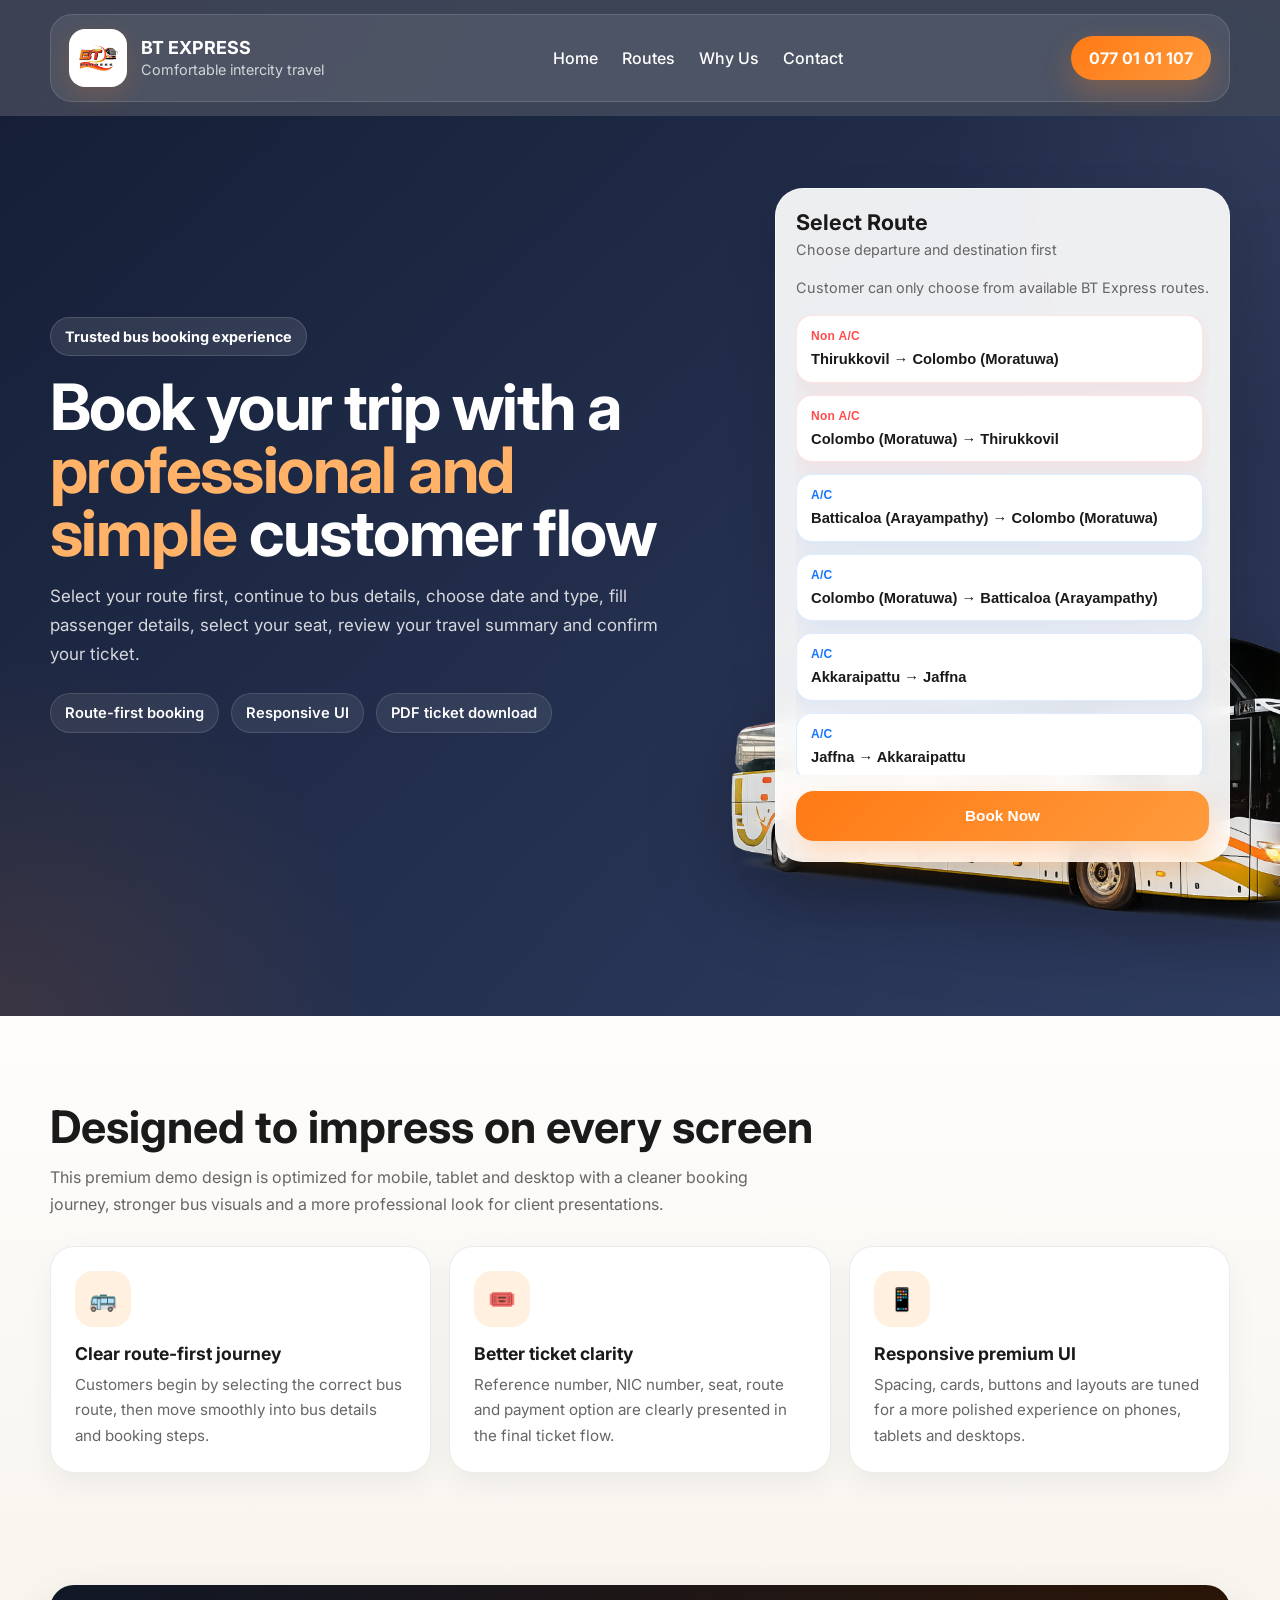
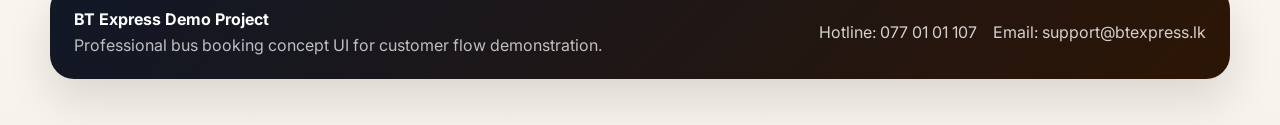
<file: index.html>
<!DOCTYPE html>
<html lang="en">
<head>
  <meta charset="UTF-8" />
  <meta name="viewport" content="width=device-width, initial-scale=1.0" />
  <title>BT Express | Smart Bus Booking</title>
  <link rel="preconnect" href="https://fonts.googleapis.com">
  <link rel="preconnect" href="https://fonts.gstatic.com" crossorigin>
  <link href="https://fonts.googleapis.com/css2?family=Inter:wght@400;500;600;700;800&display=swap" rel="stylesheet">
  <link rel="stylesheet" href="index.css" />
</head>
<body>
  <header class="site-header" id="siteHeader">
    <div class="container header-inner">
      <a href="index.html" class="brand">
        <img src="logo.png" alt="BT Express logo" class="brand-logo">
        <div class="brand-copy">
          <h1>BT EXPRESS</h1>
          <p>Comfortable intercity travel</p>
        </div>
      </a>

      <nav class="desktop-nav">
        <a href="#home">Home</a>
        <a href="#routes">Routes</a>
        <a href="#why">Why Us</a>
        <a href="#contact">Contact</a>
      </nav>

      <a href="tel:0770101107" class="hotline-btn">077 01 01 107</a>
    </div>
  </header>

  <main>
    <section class="hero-section" id="home">
      <div class="hero-overlay"></div>

      <div class="container hero-grid">
        <div class="hero-copy">
          <span class="eyebrow">Trusted bus booking experience</span>
          <h2>Book your trip with a <span>professional and simple</span> customer flow</h2>
          <p>
            Select your route first, continue to bus details, choose date and type, fill passenger details,
            select your seat, review your travel summary and confirm your ticket.
          </p>

          <div class="hero-badges">
            <span>Route-first booking</span>
            <span>Responsive UI</span>
            <span>PDF ticket download</span>
          </div>
        </div>

        <div class="booking-panel" id="routes">
          <div class="panel-head">
            <h3>Select Route</h3>
            <p>Choose departure and destination first</p>
          </div>

            <form id="routeForm" class="route-form">
              <div class="panel-note">
                Customer can only choose from available BT Express routes.
              </div>

              <div class="route-card-list" id="routeCardList">
                <button type="button" class="route-select-card non-ac" data-route="Non A/C Thirukkovil -> Colombo (Moratuwa)">
                  <span class="route-type non-ac-text">Non A/C</span>
                  <strong>Thirukkovil → Colombo (Moratuwa)</strong>
                </button>

                <button type="button" class="route-select-card non-ac" data-route="Non A/C Colombo (Moratuwa) -> Thirukkovil">
                  <span class="route-type non-ac-text">Non A/C</span>
                  <strong>Colombo (Moratuwa) → Thirukkovil</strong>
                </button>

                <button type="button" class="route-select-card ac" data-route="A/C Batticaloa (Arayampathy) -> Colombo (Moratuwa)">
                  <span class="route-type ac-text">A/C</span>
                  <strong>Batticaloa (Arayampathy) → Colombo (Moratuwa)</strong>
                </button>

                <button type="button" class="route-select-card ac" data-route="A/C Colombo (Moratuwa) -> Batticaloa (Arayampathy)">
                  <span class="route-type ac-text">A/C</span>
                  <strong>Colombo (Moratuwa) → Batticaloa (Arayampathy)</strong>
                </button>

                <button type="button" class="route-select-card ac" data-route="A/C Akkaraipattu -> Jaffna">
                  <span class="route-type ac-text">A/C</span>
                  <strong>Akkaraipattu → Jaffna</strong>
                </button>

                <button type="button" class="route-select-card ac" data-route="A/C Jaffna -> Akkaraipattu">
                  <span class="route-type ac-text">A/C</span>
                  <strong>Jaffna → Akkaraipattu</strong>
                </button>

                <button type="button" class="route-select-card ac" data-route="A/C Akkaraipattu -> Trincomalee">
                  <span class="route-type ac-text">A/C</span>
                  <strong>Akkaraipattu → Trincomalee</strong>
                </button>

                <button type="button" class="route-select-card ac" data-route="A/C Trincomalee -> Akkaraipattu">
                  <span class="route-type ac-text">A/C</span>
                  <strong>Trincomalee → Akkaraipattu</strong>
                </button>

                <button type="button" class="route-select-card ac" data-route="A/C Ampara -> Trincomalee">
                  <span class="route-type ac-text">A/C</span>
                  <strong>Ampara → Trincomalee</strong>
                </button>

                <button type="button" class="route-select-card ac" data-route="A/C Trincomalee -> Ampara">
                  <span class="route-type ac-text">A/C</span>
                  <strong>Trincomalee → Ampara</strong>
                </button>
              </div>

              <input type="hidden" id="selectedRouteInput" value="">

              <button type="submit" class="primary-btn">Book Now</button>
            </form>
        </div>
      </div>

      <div class="hero-bus-wrap">
        <img src="hero-bus.png" alt="BT Express Bus" class="hero-bus">
      </div>
    </section>

    <section class="why-section" id="why">
      <div class="container">
        <div class="section-head">
          <h3>Designed to impress on every screen</h3>
          <p>
            This premium demo design is optimized for mobile, tablet and desktop with a cleaner booking journey,
            stronger bus visuals and a more professional look for client presentations.
          </p>
        </div>

        <div class="feature-grid">
          <article class="feature-card">
            <div class="feature-icon">🚌</div>
            <h4>Clear route-first journey</h4>
            <p>Customers begin by selecting the correct bus route, then move smoothly into bus details and booking steps.</p>
          </article>

          <article class="feature-card">
            <div class="feature-icon">🎟️</div>
            <h4>Better ticket clarity</h4>
            <p>Reference number, NIC number, seat, route and payment option are clearly presented in the final ticket flow.</p>
          </article>

          <article class="feature-card">
            <div class="feature-icon">📱</div>
            <h4>Responsive premium UI</h4>
            <p>Spacing, cards, buttons and layouts are tuned for a more polished experience on phones, tablets and desktops.</p>
          </article>
        </div>
      </div>
    </section>

    <footer class="site-footer" id="contact">
      <div class="container footer-inner">
        <div>
          <h4>BT Express Demo Project</h4>
          <p>Professional bus booking concept UI for customer flow demonstration.</p>
        </div>
        <div class="footer-meta">
          <span>Hotline: 077 01 01 107</span>
          <span>Email: support@btexpress.lk</span>
        </div>
      </div>
    </footer>
  </main>

  <script src="app.js"></script>
</body>
</html>
</file>
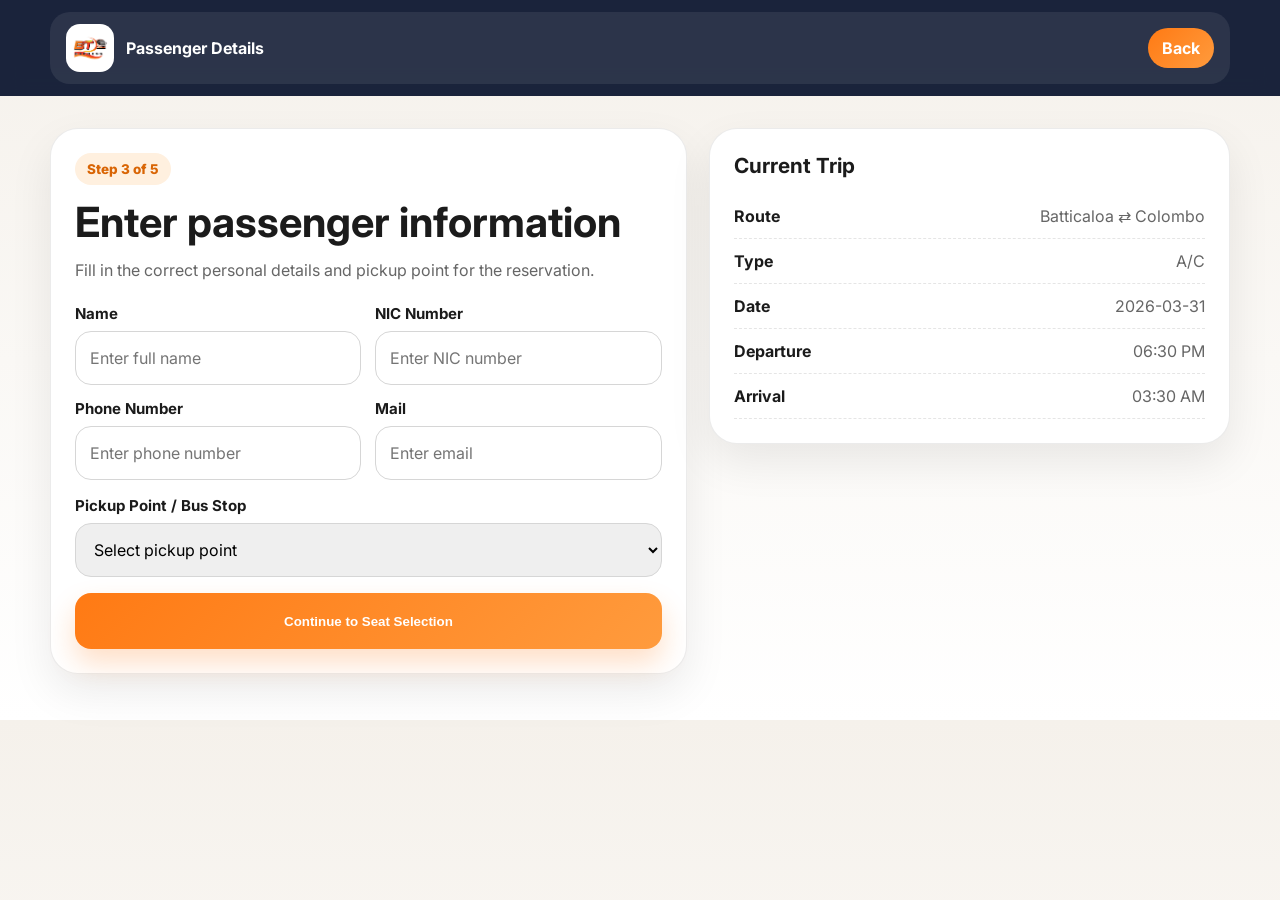
<file: passenger-details.html>
<!DOCTYPE html>
<html lang="en">
<head>
  <meta charset="UTF-8" />
  <meta name="viewport" content="width=device-width, initial-scale=1.0" />
  <title>BT Express | Passenger Details</title>
  <link rel="preconnect" href="https://fonts.googleapis.com">
  <link rel="preconnect" href="https://fonts.gstatic.com" crossorigin>
  <link href="https://fonts.googleapis.com/css2?family=Inter:wght@400;500;600;700;800&display=swap" rel="stylesheet">
  <link rel="stylesheet" href="passenger-details.css" />
</head>
<body>
  <header class="page-header">
    <div class="container page-header-inner">
      <a href="index.html" class="page-brand">
        <img src="logo.png" alt="BT Express" class="page-logo">
        <span>Passenger Details</span>
      </a>
      <a href="schedule.html" class="back-btn">Back</a>
    </div>
  </header>

  <main class="page-shell">
    <div class="container">
      <section class="details-layout">
        <div class="details-card">
          <span class="badge">Step 3 of 5</span>
          <h1>Enter passenger information</h1>
          <p class="subtext">Fill in the correct personal details and pickup point for the reservation.</p>

          <form class="details-form">
            <div class="field-grid">
              <div class="field">
                <label for="fullName">Name</label>
                <input type="text" id="fullName" placeholder="Enter full name">
              </div>

              <div class="field">
                <label for="nic">NIC Number</label>
                <input type="text" id="nic" placeholder="Enter NIC number">
              </div>

              <div class="field">
                <label for="phone">Phone Number</label>
                <input type="tel" id="phone" placeholder="Enter phone number">
              </div>

              <div class="field">
                <label for="mail">Mail</label>
                <input type="email" id="mail" placeholder="Enter email">
              </div>
            </div>

            <div class="field">
              <label for="pickupPoint">Pickup Point / Bus Stop</label>
              <select id="pickupPoint">
                <option>Select pickup point</option>
                <option>Batticaloa</option>
                <option>Urani</option>
                <option>Eravur</option>
                <option>Chenkalady</option>
                <option>Colombo</option>
              </select>
            </div>

            <button type="button" class="primary-btn" onclick="window.location.href='seat-selection.html'">Continue to Seat Selection</button>
          </form>
        </div>

        <aside class="summary-card">
          <h3>Current Trip</h3>
          <div class="info-row"><strong>Route</strong><span id="summaryRouteText">Batticaloa ⇄ Colombo</span></div>
          <div class="info-row"><strong>Type</strong><span>A/C</span></div>
          <div class="info-row"><strong>Date</strong><span>2026-03-31</span></div>
          <div class="info-row"><strong>Departure</strong><span>06:30 PM</span></div>
          <div class="info-row"><strong>Arrival</strong><span>03:30 AM</span></div>
        </aside>
      </section>
    </div>
  </main>

  <script src="app.js"></script>
</body>
</html>
</file>
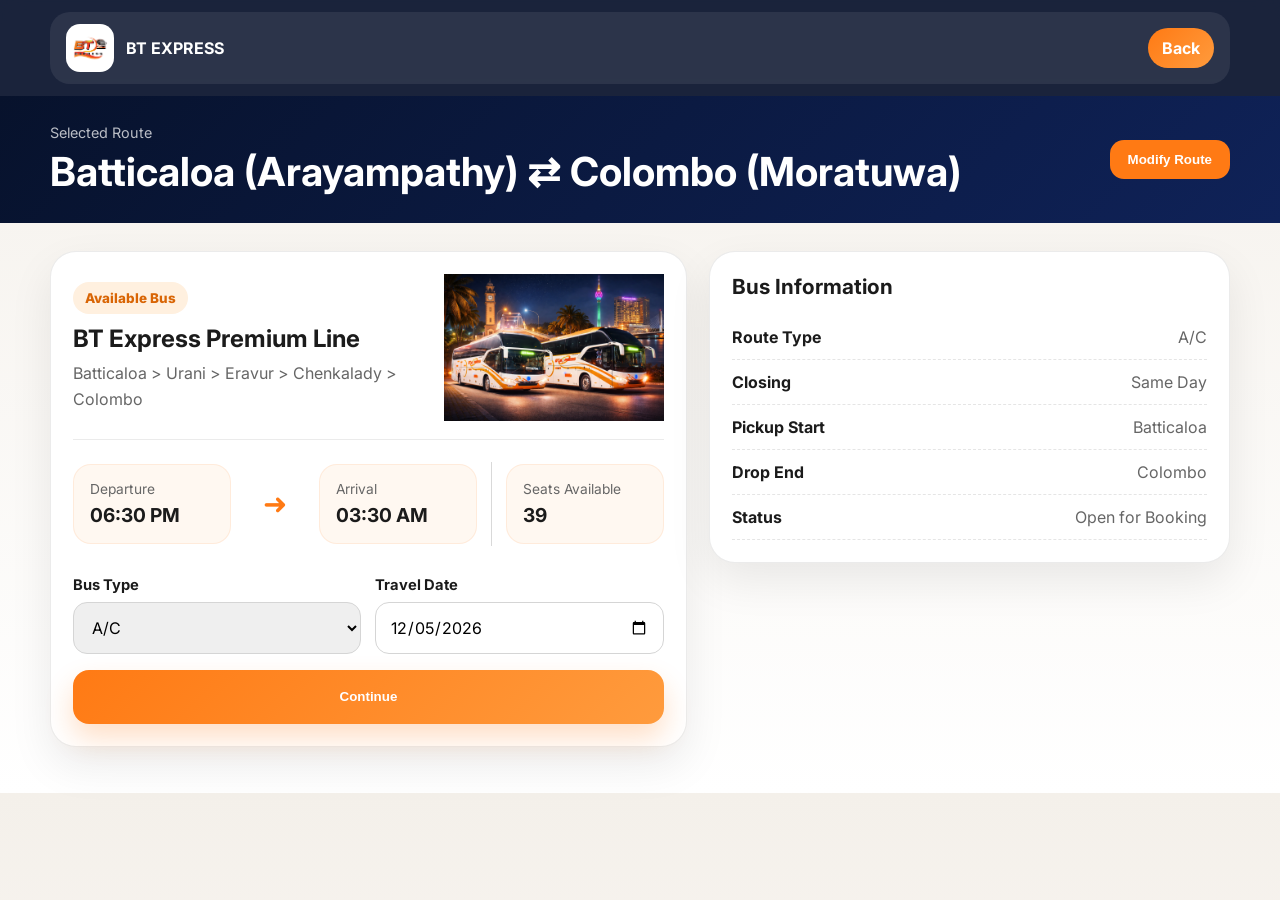
<file: schedule.html>
<!DOCTYPE html>
<html lang="en">
<head>
  <meta charset="UTF-8" />
  <meta name="viewport" content="width=device-width, initial-scale=1.0" />
  <title>BT Express | Bus Schedule</title>
  <link rel="preconnect" href="https://fonts.googleapis.com">
  <link rel="preconnect" href="https://fonts.gstatic.com" crossorigin>
  <link href="https://fonts.googleapis.com/css2?family=Inter:wght@400;500;600;700;800&display=swap" rel="stylesheet">
  <link rel="stylesheet" href="schedule.css" />
</head>
<body>
  <header class="page-header" id="pageHeader">
    <div class="container page-header-inner">
      <a href="index.html" class="page-brand">
        <img src="logo.png" alt="BT Express" class="page-logo">
        <span>BT EXPRESS</span>
      </a>
      <a href="index.html" class="back-btn">Back</a>
    </div>
  </header>

  <section class="route-banner">
    <div class="container route-banner-inner">
      <div>
        <p class="label">Selected Route</p>
        <h1 id="selectedRouteText">Batticaloa (Arayampathy) ⇄ Colombo (Moratuwa)</h1>
      </div>
      <button class="modify-btn" onclick="window.location.href='index.html'">Modify Route</button>
    </div>
  </section>

  <main class="page-shell">
    <div class="container">
      <section class="schedule-layout">
        <div class="schedule-main-card">
          <div class="schedule-top">
            <div>
              <span class="badge">Available Bus</span>
              <h2>BT Express Premium Line</h2>
              <p class="stops">
                Batticaloa > Urani > Eravur > Chenkalady > Colombo
              </p>
            </div>
            <img src="bus-card.png" alt="Bus" class="bus-card-image">
          </div>

          <div class="schedule-stats">
            <div class="stat-box">
              <span>Departure</span>
              <strong>06:30 PM</strong>
            </div>
            <div class="stat-arrow">➜</div>
            <div class="stat-box">
              <span>Arrival</span>
              <strong>03:30 AM</strong>
            </div>
            <div class="divider"></div>
            <div class="stat-box">
              <span>Seats Available</span>
              <strong>39</strong>
            </div>
          </div>

          <div class="selector-card">
            <div class="field-grid">
              <div class="field">
                <label for="busType">Bus Type</label>
                <select id="busType">
                  <option>A/C</option>
                  <option>Non A/C</option>
                </select>
              </div>

              <div class="field">
                <label for="travelDate">Travel Date</label>
                <input type="date" id="travelDate">
              </div>
            </div>

            <button class="primary-btn" onclick="window.location.href='passenger-details.html'">Continue</button>
          </div>
        </div>

        <aside class="schedule-side-card">
          <h3>Bus Information</h3>
          <div class="info-row"><strong>Route Type</strong><span>A/C</span></div>
          <div class="info-row"><strong>Closing</strong><span>Same Day</span></div>
          <div class="info-row"><strong>Pickup Start</strong><span>Batticaloa</span></div>
          <div class="info-row"><strong>Drop End</strong><span>Colombo</span></div>
          <div class="info-row"><strong>Status</strong><span>Open for Booking</span></div>
        </aside>
      </section>
    </div>
  </main>

  <script src="app.js"></script>
</body>
</html>
</file>
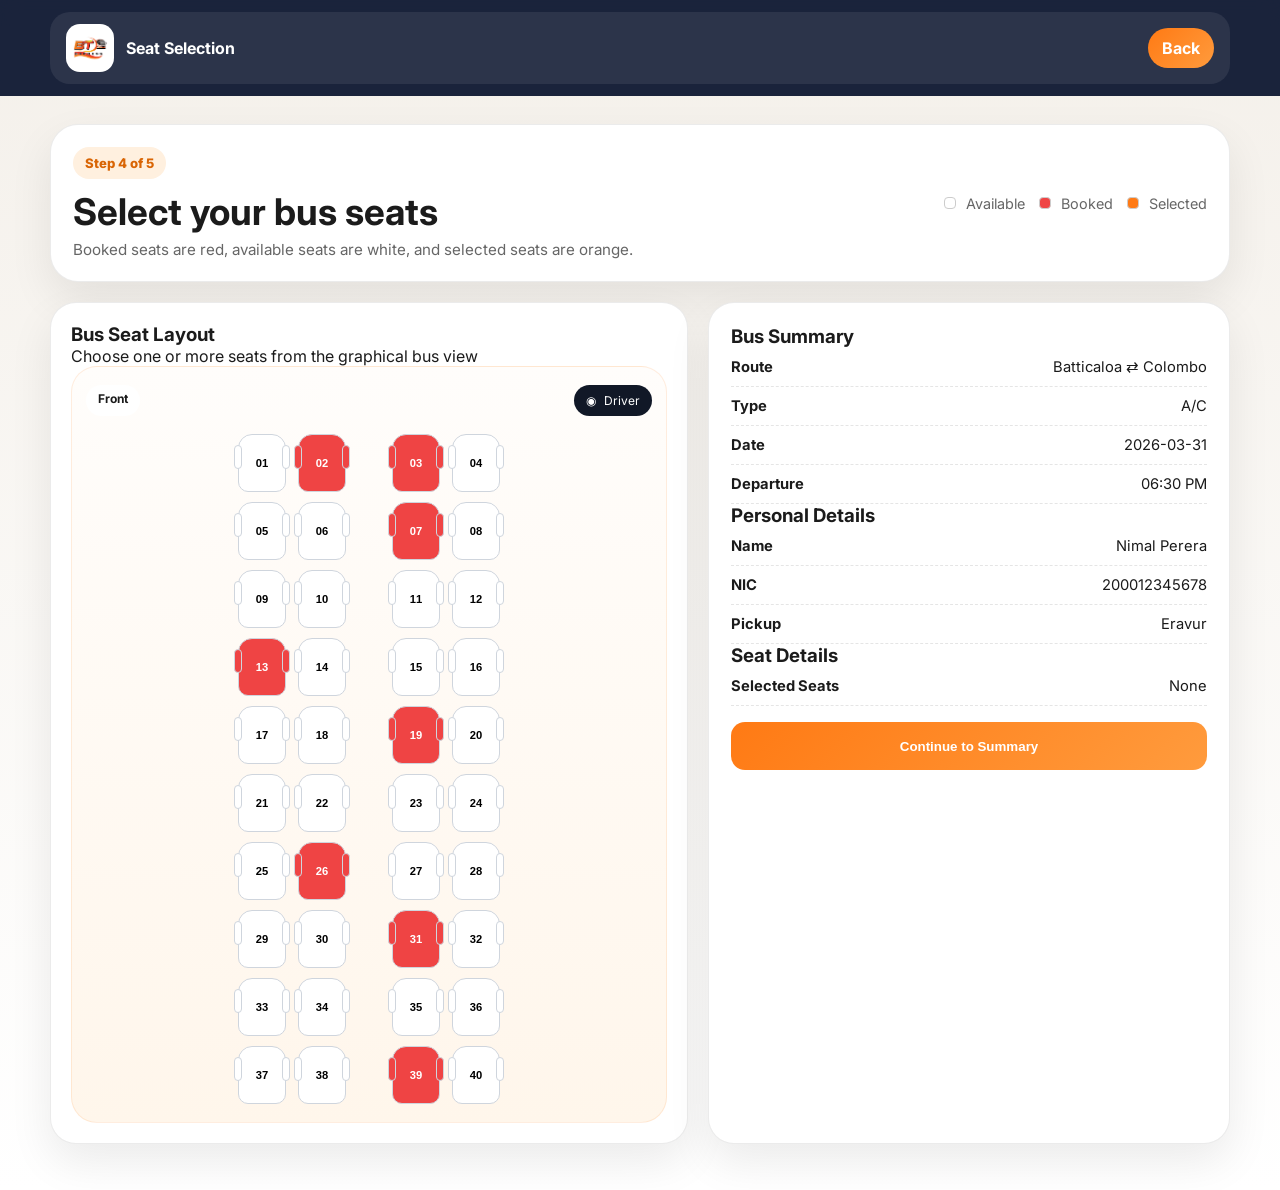
<file: seat-selection.html>
<!DOCTYPE html>
<html lang="en">
<head>
  <meta charset="UTF-8" />
  <meta name="viewport" content="width=device-width, initial-scale=1.0" />
  <title>BT Express | Seat Selection</title>
  <link rel="preconnect" href="https://fonts.googleapis.com">
  <link rel="preconnect" href="https://fonts.gstatic.com" crossorigin>
  <link href="https://fonts.googleapis.com/css2?family=Inter:wght@400;500;600;700;800&display=swap" rel="stylesheet">
  <link rel="stylesheet" href="seat-selection.css" />
</head>
<body>
  <header class="page-header">
    <div class="container page-header-inner">
      <a href="index.html" class="page-brand">
        <img src="logo.png" alt="BT Express" class="page-logo">
        <span>Seat Selection</span>
      </a>
      <a href="passenger-details.html" class="back-btn">Back</a>
    </div>
  </header>

  <main class="page-shell">
    <div class="container">
      <section class="top-card">
        <div>
          <span class="badge">Step 4 of 5</span>
          <h1>Select your bus seats</h1>
          <p>Booked seats are red, available seats are white, and selected seats are orange.</p>
        </div>

        <div class="legend">
          <span><i class="seat-box available"></i> Available</span>
          <span><i class="seat-box booked"></i> Booked</span>
          <span><i class="seat-box selected"></i> Selected</span>
        </div>
      </section>

      <section class="seat-layout-grid">
        <div class="seat-card">
          <div class="seat-card-head">
            <div>
              <h3>Bus Seat Layout</h3>
              <p>Choose one or more seats from the graphical bus view</p>
            </div>
          </div>

          <div class="bus-shell">
            <div class="bus-front-row">
              <div class="front-label">Front</div>
              <div class="driver-zone">
                <div class="steering-wheel">◉</div>
                <span>Driver</span>
              </div>
            </div>

            <div class="seat-layout" id="seatGrid">
              <!-- Row 1 -->
              <button class="seat" type="button">01</button>
              <button class="seat booked" type="button" disabled>02</button>
              <div class="aisle"></div>
              <button class="seat booked" type="button" disabled>03</button>
              <button class="seat" type="button">04</button>

              <!-- Row 2 -->
              <button class="seat" type="button">05</button>
              <button class="seat" type="button">06</button>
              <div class="aisle"></div>
              <button class="seat booked" type="button" disabled>07</button>
              <button class="seat" type="button">08</button>

              <!-- Row 3 -->
              <button class="seat" type="button">09</button>
              <button class="seat" type="button">10</button>
              <div class="aisle"></div>
              <button class="seat" type="button">11</button>
              <button class="seat" type="button">12</button>

              <!-- Row 4 -->
              <button class="seat booked" type="button" disabled>13</button>
              <button class="seat" type="button">14</button>
              <div class="aisle"></div>
              <button class="seat" type="button">15</button>
              <button class="seat" type="button">16</button>

              <!-- Row 5 -->
              <button class="seat" type="button">17</button>
              <button class="seat" type="button">18</button>
              <div class="aisle"></div>
              <button class="seat booked" type="button" disabled>19</button>
              <button class="seat" type="button">20</button>

              <!-- Row 6 -->
              <button class="seat" type="button">21</button>
              <button class="seat" type="button">22</button>
              <div class="aisle"></div>
              <button class="seat" type="button">23</button>
              <button class="seat" type="button">24</button>

              <!-- Row 7 -->
              <button class="seat" type="button">25</button>
              <button class="seat booked" type="button" disabled>26</button>
              <div class="aisle"></div>
              <button class="seat" type="button">27</button>
              <button class="seat" type="button">28</button>

              <!-- Row 8 -->
              <button class="seat" type="button">29</button>
              <button class="seat" type="button">30</button>
              <div class="aisle"></div>
              <button class="seat booked" type="button" disabled>31</button>
              <button class="seat" type="button">32</button>

              <!-- Row 9 -->
              <button class="seat" type="button">33</button>
              <button class="seat" type="button">34</button>
              <div class="aisle"></div>
              <button class="seat" type="button">35</button>
              <button class="seat" type="button">36</button>

              <!-- Row 10 -->
              <button class="seat" type="button">37</button>
              <button class="seat" type="button">38</button>
              <div class="aisle"></div>
              <button class="seat booked" type="button" disabled>39</button>
              <button class="seat" type="button">40</button>
            </div>
          </div>
        </div>

        <aside class="summary-card">
          <h3>Bus Summary</h3>
          <div class="row"><strong>Route</strong><span id="seatRouteText">Batticaloa ⇄ Colombo</span></div>
          <div class="row"><strong>Type</strong><span>A/C</span></div>
          <div class="row"><strong>Date</strong><span>2026-03-31</span></div>
          <div class="row"><strong>Departure</strong><span>06:30 PM</span></div>

          <h3>Personal Details</h3>
          <div class="row"><strong>Name</strong><span>Nimal Perera</span></div>
          <div class="row"><strong>NIC</strong><span>200012345678</span></div>
          <div class="row"><strong>Pickup</strong><span>Eravur</span></div>

          <h3>Seat Details</h3>
          <div class="row"><strong>Selected Seats</strong><span id="selectedSeatText">None</span></div>

          <button class="primary-btn" onclick="window.location.href='summary.html'">Continue to Summary</button>
        </aside>
      </section>
    </div>
  </main>

  <script src="app.js"></script>
</body>
</html>
</file>
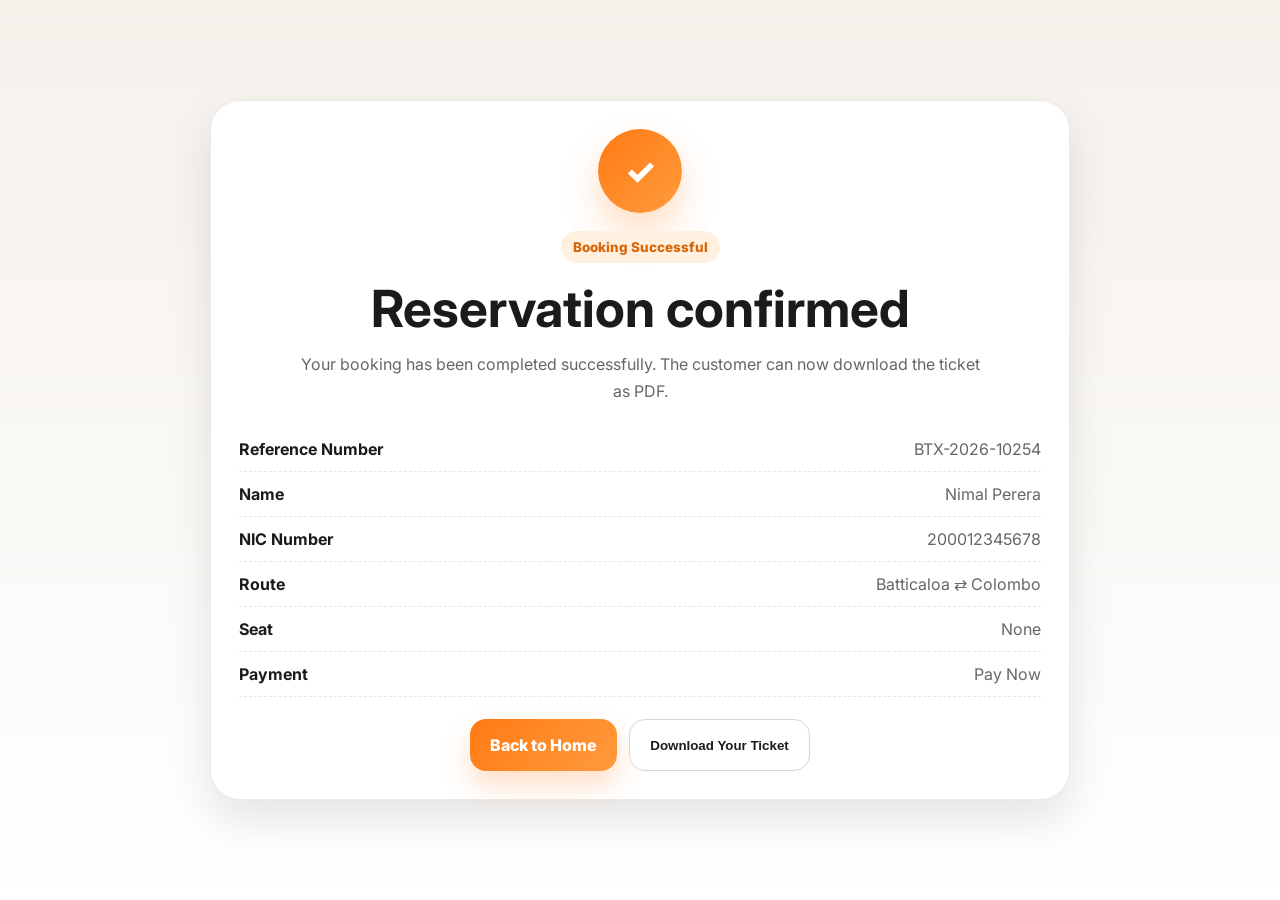
<file: success.html>
<!DOCTYPE html>
<html lang="en">
<head>
  <meta charset="UTF-8" />
  <meta name="viewport" content="width=device-width, initial-scale=1.0" />
  <title>BT Express | Booking Successful</title>
  <link rel="preconnect" href="https://fonts.googleapis.com">
  <link rel="preconnect" href="https://fonts.gstatic.com" crossorigin>
  <link href="https://fonts.googleapis.com/css2?family=Inter:wght@400;500;600;700;800&display=swap" rel="stylesheet">
  <link rel="stylesheet" href="success.css" />
</head>
<body>
  <main class="success-wrap">
    <section class="success-card">
      <div class="success-icon">✓</div>
      <span class="badge">Booking Successful</span>
      <h1>Reservation confirmed</h1>
      <p>Your booking has been completed successfully. The customer can now download the ticket as PDF.</p>

      <div class="ticket-data" id="ticketContent">
        <div class="row"><strong>Reference Number</strong><span>BTX-2026-10254</span></div>
        <div class="row"><strong>Name</strong><span>Nimal Perera</span></div>
        <div class="row"><strong>NIC Number</strong><span>200012345678</span></div>
        <div class="row"><strong>Route</strong><span id="successRouteText">Batticaloa ⇄ Colombo</span></div>
        <div class="row"><strong>Seat</strong><span id="successSeatText">08</span></div>
        <div class="row"><strong>Payment</strong><span>Pay Now</span></div>
      </div>

      <div class="button-group">
        <a href="index.html" class="home-btn">Back to Home</a>
        <button id="downloadTicketBtn" class="outline-btn">Download Your Ticket</button>
      </div>
    </section>
  </main>

  <script src="app.js"></script>
</body>
</html>
</file>
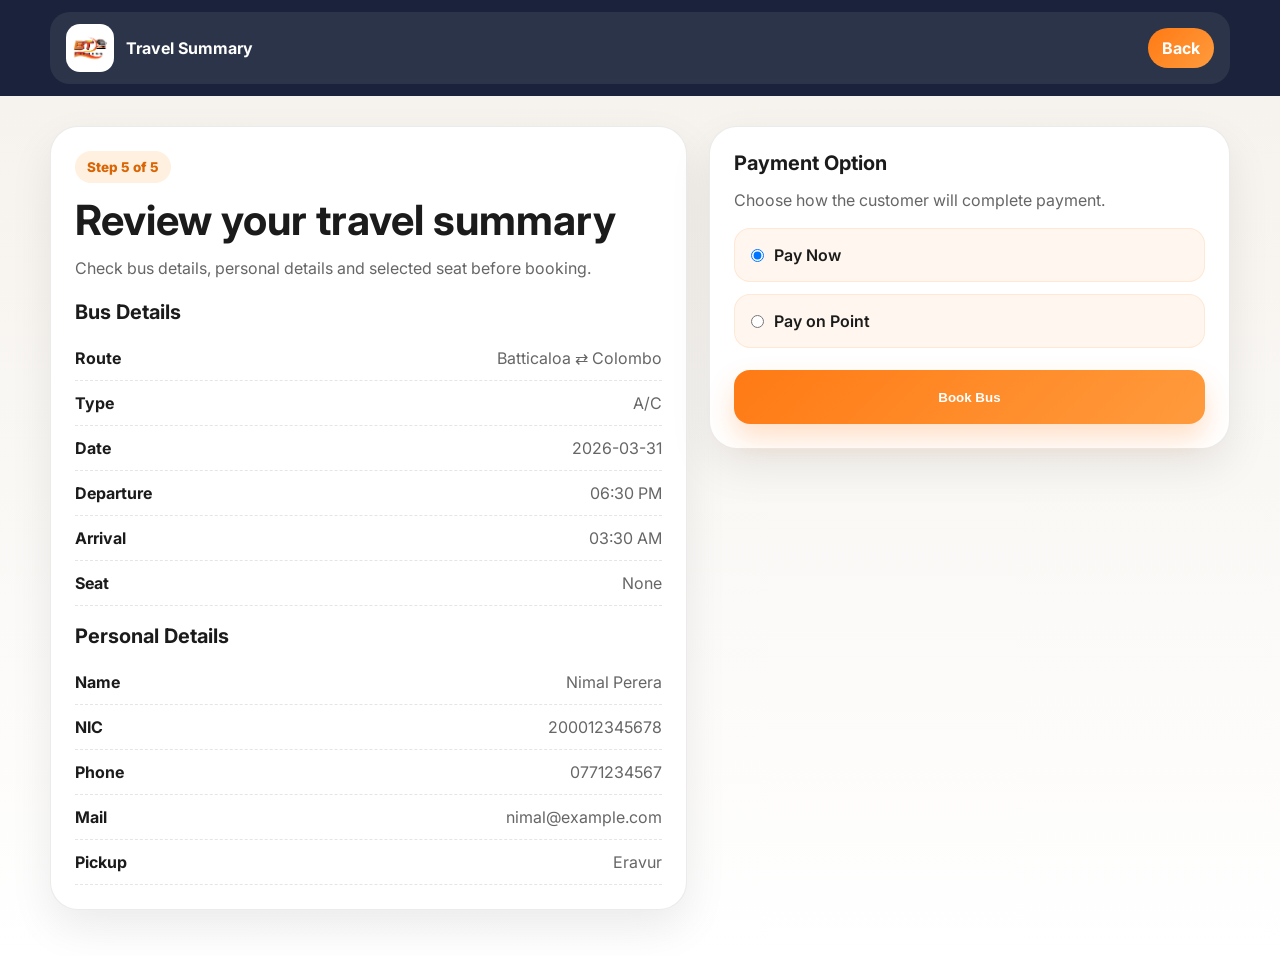
<file: summary.html>
<!DOCTYPE html>
<html lang="en">
<head>
  <meta charset="UTF-8" />
  <meta name="viewport" content="width=device-width, initial-scale=1.0" />
  <title>BT Express | Travel Summary</title>
  <link rel="preconnect" href="https://fonts.googleapis.com">
  <link rel="preconnect" href="https://fonts.gstatic.com" crossorigin>
  <link href="https://fonts.googleapis.com/css2?family=Inter:wght@400;500;600;700;800&display=swap" rel="stylesheet">
  <link rel="stylesheet" href="summary.css" />
</head>
<body>
  <header class="page-header">
    <div class="container page-header-inner">
      <a href="index.html" class="page-brand">
        <img src="logo.png" alt="BT Express" class="page-logo">
        <span>Travel Summary</span>
      </a>
      <a href="seat-selection.html" class="back-btn">Back</a>
    </div>
  </header>

  <main class="page-shell">
    <div class="container">
      <section class="summary-layout">
        <div class="summary-card large">
          <span class="badge">Step 5 of 5</span>
          <h1>Review your travel summary</h1>
          <p class="subtext">Check bus details, personal details and selected seat before booking.</p>

          <div class="summary-section">
            <h3>Bus Details</h3>
            <div class="row"><strong>Route</strong><span id="summaryRouteMain">Batticaloa ⇄ Colombo</span></div>
            <div class="row"><strong>Type</strong><span>A/C</span></div>
            <div class="row"><strong>Date</strong><span>2026-03-31</span></div>
            <div class="row"><strong>Departure</strong><span>06:30 PM</span></div>
            <div class="row"><strong>Arrival</strong><span>03:30 AM</span></div>
            <div class="row"><strong>Seat</strong><span id="summarySeatText">08</span></div>
          </div>

          <div class="summary-section">
            <h3>Personal Details</h3>
            <div class="row"><strong>Name</strong><span>Nimal Perera</span></div>
            <div class="row"><strong>NIC</strong><span>200012345678</span></div>
            <div class="row"><strong>Phone</strong><span>0771234567</span></div>
            <div class="row"><strong>Mail</strong><span>nimal@example.com</span></div>
            <div class="row"><strong>Pickup</strong><span>Eravur</span></div>
          </div>
        </div>

        <aside class="payment-card">
          <h3>Payment Option</h3>
          <p class="subtext small">Choose how the customer will complete payment.</p>

          <label class="payment-option">
            <input type="radio" name="payment" checked>
            <span>Pay Now</span>
          </label>

          <label class="payment-option">
            <input type="radio" name="payment">
            <span>Pay on Point</span>
          </label>

          <button class="primary-btn" onclick="window.location.href='success.html'">Book Bus</button>
        </aside>
      </section>
    </div>
  </main>

  <script src="app.js"></script>
</body>
</html>
</file>
<file: index.css>
:root {
  --primary: #ff7a14;
  --primary-dark: #e76400;
  --dark: #07122c;
  --dark-2: #0d1d47;
  --text: #1a1a1a;
  --muted: #666;
  --line: rgba(0, 0, 0, 0.08);
  --surface: rgba(255, 255, 255, 0.92);
  --shadow: 0 20px 50px rgba(0, 0, 0, 0.12);
  --radius: 24px;
  --container: 1180px;
}

* {
  box-sizing: border-box;
  margin: 0;
  padding: 0;
}

html {
  scroll-behavior: smooth;
}

body {
  font-family: "Inter", sans-serif;
  color: var(--text);
  background:
    radial-gradient(circle at top left, rgba(255, 122, 20, 0.08), transparent 25%),
    linear-gradient(180deg, #f8f4ee 0%, #ffffff 50%, #f7f3ec 100%);
  overflow-x: hidden;
}

img {
  max-width: 100%;
  display: block;
}

a {
  text-decoration: none;
  color: inherit;
}

.container {
  width: min(calc(100% - 32px), var(--container));
  margin: 0 auto;
}

.site-header {
  position: sticky;
  top: 0;
  z-index: 1000;
  padding: 14px 0;
  transition: 0.3s ease;
  background: rgba(7, 18, 44, 0.78);
  backdrop-filter: blur(10px);
}

.site-header.scrolled {
  background: rgba(7, 18, 44, 0.95);
  box-shadow: 0 10px 28px rgba(0, 0, 0, 0.18);
}

.header-inner {
  display: flex;
  align-items: center;
  justify-content: space-between;
  gap: 18px;
  padding: 14px 18px;
  border-radius: 22px;
  background: rgba(255, 255, 255, 0.09);
  border: 1px solid rgba(255, 255, 255, 0.12);
}

.brand {
  display: flex;
  align-items: center;
  gap: 14px;
}

.brand-logo {
  width: 58px;
  height: 58px;
  object-fit: contain;
  background: #fff;
  border-radius: 16px;
  padding: 8px;
  box-shadow: 0 8px 24px rgba(255, 122, 20, 0.18);
}

.brand-copy h1 {
  font-size: 1.12rem;
  color: #fff;
  line-height: 1.1;
}

.brand-copy p {
  color: rgba(255, 255, 255, 0.75);
  font-size: 0.9rem;
  margin-top: 4px;
}

.desktop-nav {
  display: flex;
  gap: 24px;
}

.desktop-nav a {
  color: #fff;
  font-weight: 500;
  position: relative;
}

.desktop-nav a::after {
  content: "";
  position: absolute;
  left: 0;
  bottom: -6px;
  width: 0;
  height: 2px;
  background: var(--primary);
  transition: 0.25s ease;
}

.desktop-nav a:hover::after {
  width: 100%;
}

.hotline-btn {
  background: linear-gradient(135deg, var(--primary), #ff9a3c);
  color: #fff;
  padding: 12px 18px;
  border-radius: 999px;
  font-weight: 700;
  box-shadow: 0 12px 28px rgba(255, 122, 20, 0.28);
}

.hero-section {
  position: relative;
  min-height: 100vh;
  padding: 72px 0 42px;
  overflow: hidden;
  background:
    linear-gradient(135deg, rgba(7, 18, 44, 0.94), rgba(13, 29, 71, 0.86)),
    radial-gradient(circle at right, rgba(255, 122, 20, 0.2), transparent 32%);
}

.hero-overlay {
  position: absolute;
  inset: 0;
  background:
    radial-gradient(circle at top right, rgba(255, 255, 255, 0.05), transparent 22%),
    radial-gradient(circle at bottom left, rgba(255, 122, 20, 0.12), transparent 24%);
  pointer-events: none;
}

.hero-grid {
  position: relative;
  z-index: 2;
  display: grid;
  grid-template-columns: 1.1fr 0.9fr;
  gap: 36px;
  align-items: center;
}

.hero-copy {
  color: #fff;
  animation: fadeUp 0.8s ease;
}

.eyebrow {
  display: inline-block;
  padding: 10px 14px;
  background: rgba(255, 255, 255, 0.1);
  border-radius: 999px;
  border: 1px solid rgba(255, 255, 255, 0.14);
  font-size: 0.9rem;
  font-weight: 700;
  margin-bottom: 20px;
}

.hero-copy h2 {
  font-size: clamp(2.4rem, 5vw, 4.8rem);
  line-height: 0.98;
  letter-spacing: -1.6px;
  margin-bottom: 18px;
}

.hero-copy h2 span {
  color: #ffb268;
}

.hero-copy p {
  font-size: 1.06rem;
  color: rgba(255, 255, 255, 0.82);
  max-width: 620px;
  line-height: 1.7;
  margin-bottom: 24px;
}

.hero-badges {
  display: flex;
  flex-wrap: wrap;
  gap: 12px;
}

.hero-badges span {
  padding: 10px 14px;
  background: rgba(255, 255, 255, 0.08);
  border-radius: 999px;
  border: 1px solid rgba(255, 255, 255, 0.12);
  font-weight: 600;
  font-size: 0.92rem;
}

.booking-panel {
  background: var(--surface);
  backdrop-filter: blur(12px);
  border-radius: 28px;
  padding: 24px;
  box-shadow: var(--shadow);
  border: 1px solid rgba(255, 255, 255, 0.45);
  animation: fadeUp 1s ease;
}

.panel-head h3 {
  font-size: 1.5rem;
  margin-bottom: 6px;
}

.panel-head p {
  color: var(--muted);
  margin-bottom: 18px;
}

.route-form {
  display: grid;
  gap: 16px;
}

.panel-note {
  color: var(--muted);
  font-size: 0.94rem;
  line-height: 1.6;
}

.route-card-list {
  display: grid;
  gap: 12px;
}

.route-select-card {
  width: 100%;
  text-align: left;
  background: #fff;
  border: 1px solid rgba(0,0,0,0.08);
  border-radius: 18px;
  padding: 16px 16px;
  cursor: pointer;
  transition: 0.25s ease;
  box-shadow: 0 8px 18px rgba(0,0,0,0.04);
}

.route-select-card strong {
  display: block;
  font-size: 0.98rem;
  line-height: 1.5;
  color: var(--text);
}

.route-type {
  display: inline-block;
  margin-bottom: 8px;
  font-size: 0.8rem;
  font-weight: 800;
  letter-spacing: 0.3px;
}

.ac {
  border-color: rgba(23, 118, 255, 0.14);
  box-shadow: 0 10px 22px rgba(23, 118, 255, 0.08);
}

.non-ac {
  border-color: rgba(255, 77, 79, 0.16);
  box-shadow: 0 10px 22px rgba(255, 77, 79, 0.08);
}

.ac-text {
  color: #1776ff;
}

.non-ac-text {
  color: #ff4d4f;
}

.route-select-card:hover {
  transform: translateY(-2px);
}

.route-select-card.ac:hover {
  border-color: rgba(23, 118, 255, 0.35);
  box-shadow: 0 14px 28px rgba(23, 118, 255, 0.12);
}

.route-select-card.non-ac:hover {
  border-color: rgba(255, 77, 79, 0.35);
  box-shadow: 0 14px 28px rgba(255, 77, 79, 0.12);
}

.route-select-card.active {
  transform: translateY(-2px);
}

.route-select-card.ac.active {
  border-color: #1776ff;
  box-shadow: 0 16px 30px rgba(23, 118, 255, 0.18);
  background: linear-gradient(180deg, #ffffff, #f7fbff);
}

.route-select-card.non-ac.active {
  border-color: #ff4d4f;
  box-shadow: 0 16px 30px rgba(255, 77, 79, 0.18);
  background: linear-gradient(180deg, #ffffff, #fff8f8);
}

.route-fields {
  display: grid;
  grid-template-columns: 1fr 64px 1fr;
  gap: 14px;
  align-items: end;
}

.field {
  display: grid;
  gap: 8px;
}

.field label {
  font-weight: 700;
  font-size: 0.94rem;
}

.field select {
  width: 100%;
  min-height: 54px;
  border-radius: 16px;
  border: 1px solid #d7d7d7;
  padding: 0 14px;
  font-size: 1rem;
  outline: none;
  background: #fff;
}

.field select:focus {
  border-color: rgba(255, 122, 20, 0.8);
  box-shadow: 0 0 0 4px rgba(255, 122, 20, 0.12);
}

.swap-route-btn {
  width: 64px;
  height: 54px;
  border-radius: 18px;
  border: 1px solid #e1d8cf;
  background: linear-gradient(180deg, #fff7f0, #fff2e4);
  font-size: 1.2rem;
  cursor: pointer;
  transition: 0.25s ease;
}

.swap-route-btn:hover {
  transform: rotate(180deg) scale(1.02);
  background: #fff0df;
}

.route-list {
  display: grid;
  gap: 10px;
}

.route-chip {
  padding: 10px 12px;
  border-radius: 14px;
  background: #fff7ef;
  color: #77451d;
  font-size: 0.92rem;
  border: 1px solid rgba(255, 122, 20, 0.12);
}

.primary-btn {
  border: 0;
  min-height: 56px;
  border-radius: 18px;
  background: linear-gradient(135deg, var(--primary), #ff9b3d);
  color: #fff;
  font-size: 1rem;
  font-weight: 800;
  cursor: pointer;
  box-shadow: 0 16px 34px rgba(255, 122, 20, 0.28);
  transition: 0.25s ease;
}

.primary-btn:hover {
  transform: translateY(-2px);
}

.hero-bus-wrap {
  position: absolute;
  right: -120px;
  bottom: 10px;
  width: min(54vw, 760px);
  z-index: 1;
  pointer-events: none;
  animation: floatBus 4s ease-in-out infinite;
}

.hero-bus {
  width: 100%;
  filter: drop-shadow(0 24px 40px rgba(0, 0, 0, 0.28));
}

.why-section {
  padding: 84px 0;
}

.section-head {
  margin-bottom: 28px;
}

.section-head h3 {
  font-size: clamp(1.8rem, 4vw, 2.8rem);
  margin-bottom: 10px;
}

.section-head p {
  color: var(--muted);
  max-width: 720px;
  line-height: 1.7;
}

.feature-grid {
  display: grid;
  grid-template-columns: repeat(3, 1fr);
  gap: 18px;
}

.feature-card {
  background: #fff;
  padding: 24px;
  border-radius: 24px;
  border: 1px solid var(--line);
  box-shadow: 0 10px 30px rgba(0, 0, 0, 0.05);
  transition: 0.25s ease;
}

.feature-card:hover {
  transform: translateY(-4px);
}

.feature-icon {
  width: 56px;
  height: 56px;
  display: grid;
  place-items: center;
  border-radius: 18px;
  background: #fff0df;
  font-size: 1.4rem;
  margin-bottom: 16px;
}

.feature-card h4 {
  margin-bottom: 8px;
  font-size: 1.1rem;
}

.feature-card p {
  color: var(--muted);
  line-height: 1.65;
  font-size: 0.95rem;
}

.site-footer {
  padding: 28px 0 46px;
}

.footer-inner {
  display: flex;
  justify-content: space-between;
  gap: 18px;
  align-items: center;
  flex-wrap: wrap;
  background: linear-gradient(135deg, #111827, #2c1505);
  color: #fff;
  padding: 24px;
  border-radius: 24px;
  box-shadow: 0 20px 46px rgba(0, 0, 0, 0.12);
}

.footer-inner p {
  margin-top: 6px;
  color: rgba(255,255,255,0.72);
}

.footer-meta {
  display: flex;
  gap: 16px;
  flex-wrap: wrap;
  color: rgba(255,255,255,0.8);
}

@keyframes fadeUp {
  from {
    opacity: 0;
    transform: translateY(26px);
  }
  to {
    opacity: 1;
    transform: translateY(0);
  }
}

@keyframes floatBus {
  0%, 100% { transform: translateY(0); }
  50% { transform: translateY(-10px); }
}

@media (min-width: 1024px) {
  .booking-panel {
    max-width: 500px;
    margin-left: auto;
    padding: 20px;
  }

  .route-card-list {
    max-height: 460px;
    overflow-y: auto;
    padding-right: 6px;
  }

  .route-card-list::-webkit-scrollbar {
    width: 8px;
  }

  .route-card-list::-webkit-scrollbar-thumb {
    background: rgba(255, 255, 255, 0.18);
    background: rgba(255, 122, 20, 0.22);
    border-radius: 999px;
  }

  .route-card-list::-webkit-scrollbar-track {
    background: transparent;
  }

  .route-select-card {
    padding: 12px 14px;
    border-radius: 16px;
  }

  .route-select-card strong {
    font-size: 0.92rem;
    line-height: 1.4;
  }

  .route-type {
    font-size: 0.75rem;
    margin-bottom: 6px;
  }

  .panel-head h3 {
    font-size: 1.35rem;
  }

  .panel-head p,
  .panel-note {
    font-size: 0.9rem;
  }

  .primary-btn {
    min-height: 50px;
    font-size: 0.96rem;
  }
}

@media (max-width: 1100px) {
  .hero-grid {
    grid-template-columns: 1fr;
    gap: 26px;
  }

  .hero-bus-wrap {
    position: relative;
    right: auto;
    bottom: auto;
    width: min(100%, 560px);
    margin: 0 auto;
    padding-top: 6px;
  }
}

@media (max-width: 900px) {
  .desktop-nav {
    display: none;
  }

  .feature-grid {
    grid-template-columns: 1fr;
  }

  .route-fields {
    grid-template-columns: 1fr;
  }

  .swap-route-btn {
    width: 56px;
    height: 56px;
    margin: 0 auto;
  }
}

@media (max-width: 640px) {
  .site-header {
    padding: 10px 0;
  }

  .header-inner {
    padding: 12px 14px;
    gap: 10px;
  }

  .brand-logo {
    width: 50px;
    height: 50px;
  }

  .brand-copy h1 {
    font-size: 1rem;
  }

  .brand-copy p {
    font-size: 0.82rem;
  }

  .hotline-btn {
    padding: 10px 12px;
    font-size: 0.84rem;
    white-space: nowrap;
  }

  .hero-section {
    padding: 34px 0 24px;
  }

  .hero-copy h2 {
    font-size: 2.5rem;
  }

  .booking-panel {
    padding: 18px;
    border-radius: 22px;
  }

  .hero-badges span {
    font-size: 0.86rem;
  }
}
</file>
<file: passenger-details.css>
:root {
  --primary: #ff7a14;
  --dark: #07122c;
  --text: #1b1b1b;
  --muted: #666;
  --line: rgba(0,0,0,0.08);
  --shadow: 0 18px 44px rgba(0,0,0,0.08);
  --container: 1180px;
}

* {
  box-sizing: border-box;
  margin: 0;
  padding: 0;
}

body {
  font-family: "Inter", sans-serif;
  background: linear-gradient(180deg, #f5f1eb 0%, #fff 100%);
  color: var(--text);
}

.container {
  width: min(calc(100% - 32px), var(--container));
  margin: 0 auto;
}

.page-header {
  position: sticky;
  top: 0;
  z-index: 1000;
  padding: 12px 0;
  background: rgba(7,18,44,0.92);
  backdrop-filter: blur(10px);
}

.page-header-inner {
  display: flex;
  justify-content: space-between;
  align-items: center;
  gap: 16px;
  padding: 12px 16px;
  border-radius: 20px;
  background: rgba(255,255,255,0.08);
}

.page-brand {
  display: flex;
  align-items: center;
  gap: 12px;
  color: #fff;
  text-decoration: none;
  font-weight: 700;
}

.page-logo {
  width: 48px;
  height: 48px;
  object-fit: contain;
  background: #fff;
  padding: 6px;
  border-radius: 14px;
}

.back-btn {
  text-decoration: none;
  color: #fff;
  background: linear-gradient(135deg, #ff7a14, #ff9b3d);
  padding: 10px 14px;
  border-radius: 999px;
  font-weight: 700;
}

.page-shell {
  padding: 32px 0 46px;
}

.details-layout {
  display: grid;
  grid-template-columns: 1.1fr 0.9fr;
  gap: 22px;
  align-items: start;
}

.details-card,
.summary-card {
  background: #fff;
  border: 1px solid var(--line);
  border-radius: 28px;
  box-shadow: var(--shadow);
}

.details-card {
  padding: 24px;
}

.badge {
  display: inline-block;
  background: #fff0df;
  color: #d96505;
  padding: 8px 12px;
  border-radius: 999px;
  font-size: 0.84rem;
  font-weight: 800;
  margin-bottom: 12px;
}

.details-card h1 {
  font-size: clamp(1.8rem, 4vw, 2.6rem);
  margin-bottom: 10px;
}

.subtext {
  color: var(--muted);
  line-height: 1.7;
  margin-bottom: 20px;
}

.details-form {
  display: grid;
  gap: 16px;
}

.field-grid {
  display: grid;
  grid-template-columns: 1fr 1fr;
  gap: 14px;
}

.field {
  display: grid;
  gap: 8px;
}

.field label {
  font-weight: 700;
  font-size: 0.94rem;
}

.field input,
.field select {
  min-height: 54px;
  width: 100%;
  border-radius: 16px;
  border: 1px solid #d6d6d6;
  padding: 0 14px;
  font-size: 1rem;
  font-family: inherit;
}

.primary-btn {
  width: 100%;
  min-height: 56px;
  border: 0;
  border-radius: 16px;
  background: linear-gradient(135deg, #ff7a14, #ff9b3d);
  color: #fff;
  font-weight: 800;
  cursor: pointer;
  box-shadow: 0 14px 28px rgba(255,122,20,0.24);
}

.summary-card {
  padding: 24px;
}

.summary-card h3 {
  margin-bottom: 16px;
  font-size: 1.3rem;
}

.info-row {
  display: flex;
  justify-content: space-between;
  gap: 12px;
  padding: 12px 0;
  border-bottom: 1px dashed rgba(0,0,0,0.1);
}

.info-row span {
  color: var(--muted);
  text-align: right;
}

@media (max-width: 980px) {
  .details-layout {
    grid-template-columns: 1fr;
  }
}

@media (max-width: 640px) {
  .field-grid {
    grid-template-columns: 1fr;
  }

  .details-card,
  .summary-card {
    padding: 18px;
  }
}
</file>
<file: schedule.css>
:root {
  --primary: #ff7a14;
  --dark: #07122c;
  --text: #1b1b1b;
  --muted: #666;
  --surface: #fff;
  --line: rgba(0,0,0,0.08);
  --shadow: 0 18px 44px rgba(0,0,0,0.08);
  --container: 1180px;
}

* {
  box-sizing: border-box;
  margin: 0;
  padding: 0;
}

body {
  font-family: "Inter", sans-serif;
  background: linear-gradient(180deg, #f4f0ea 0%, #fff 100%);
  color: var(--text);
}

img {
  max-width: 100%;
  display: block;
}

.container {
  width: min(calc(100% - 32px), var(--container));
  margin: 0 auto;
}

.page-header {
  position: sticky;
  top: 0;
  z-index: 1000;
  padding: 12px 0;
  background: rgba(7, 18, 44, 0.92);
  backdrop-filter: blur(10px);
}

.page-header-inner {
  display: flex;
  justify-content: space-between;
  align-items: center;
  gap: 16px;
  padding: 12px 16px;
  border-radius: 20px;
  background: rgba(255,255,255,0.08);
}

.page-brand {
  display: flex;
  align-items: center;
  gap: 12px;
  color: #fff;
  text-decoration: none;
  font-weight: 700;
}

.page-logo {
  width: 48px;
  height: 48px;
  object-fit: contain;
  background: #fff;
  padding: 6px;
  border-radius: 14px;
}

.back-btn {
  text-decoration: none;
  color: #fff;
  background: linear-gradient(135deg, var(--primary), #ff9b3d);
  padding: 10px 14px;
  border-radius: 999px;
  font-weight: 700;
}

.route-banner {
  background: linear-gradient(135deg, #07122c, #0f2258);
  color: #fff;
  padding: 28px 0;
}

.route-banner-inner {
  display: flex;
  justify-content: space-between;
  gap: 18px;
  align-items: center;
  flex-wrap: wrap;
}

.route-banner .label {
  color: rgba(255,255,255,0.72);
  margin-bottom: 8px;
  font-size: 0.9rem;
}

.route-banner h1 {
  font-size: clamp(1.5rem, 3.5vw, 2.5rem);
  line-height: 1.15;
}

.modify-btn {
  border: 0;
  background: #ff7a14;
  color: #fff;
  padding: 12px 18px;
  border-radius: 14px;
  font-weight: 700;
  cursor: pointer;
}

.page-shell {
  padding: 28px 0 46px;
}

.schedule-layout {
  display: grid;
  grid-template-columns: 1.1fr 0.9fr;
  gap: 22px;
  align-items: start;
}

.schedule-main-card,
.schedule-side-card {
  background: #fff;
  border-radius: 26px;
  border: 1px solid var(--line);
  box-shadow: var(--shadow);
}

.schedule-main-card {
  padding: 22px;
}

.schedule-top {
  display: flex;
  justify-content: space-between;
  align-items: center;
  gap: 18px;
  padding-bottom: 18px;
  border-bottom: 1px solid rgba(0,0,0,0.08);
}

.badge {
  display: inline-block;
  background: #fff0df;
  color: #d96505;
  padding: 8px 12px;
  border-radius: 999px;
  font-size: 0.84rem;
  font-weight: 800;
  margin-bottom: 10px;
}

.schedule-top h2 {
  margin-bottom: 8px;
  font-size: 1.5rem;
}

.stops {
  color: var(--muted);
  line-height: 1.6;
}

.bus-card-image {
  width: 220px;
  max-width: 38%;
}

.schedule-stats {
  display: grid;
  grid-template-columns: 1fr 60px 1fr 1px 1fr;
  gap: 14px;
  align-items: center;
  padding: 22px 0;
}

.stat-box {
  padding: 16px;
  background: #fff8f1;
  border: 1px solid rgba(255,122,20,0.1);
  border-radius: 18px;
}

.stat-box span {
  display: block;
  color: var(--muted);
  margin-bottom: 6px;
  font-size: 0.86rem;
}

.stat-box strong {
  font-size: 1.2rem;
}

.stat-arrow {
  text-align: center;
  font-size: 1.8rem;
  color: var(--primary);
}

.divider {
  width: 1px;
  height: 84px;
  background: #d9d9d9;
}

.selector-card {
  padding-top: 8px;
}

.field-grid {
  display: grid;
  grid-template-columns: 1fr 1fr;
  gap: 14px;
  margin-bottom: 16px;
}

.field {
  display: grid;
  gap: 8px;
}

.field label {
  font-weight: 700;
  font-size: 0.92rem;
}

.field select,
.field input {
  min-height: 52px;
  width: 100%;
  border-radius: 14px;
  border: 1px solid #d5d5d5;
  padding: 0 14px;
  font-family: inherit;
  font-size: 1rem;
}

.primary-btn {
  width: 100%;
  min-height: 54px;
  border: 0;
  border-radius: 16px;
  background: linear-gradient(135deg, #ff7a14, #ff9b3d);
  color: #fff;
  font-weight: 800;
  cursor: pointer;
  box-shadow: 0 14px 28px rgba(255,122,20,0.24);
}

.schedule-side-card {
  padding: 22px;
}

.schedule-side-card h3 {
  margin-bottom: 16px;
  font-size: 1.3rem;
}

.info-row {
  display: flex;
  justify-content: space-between;
  gap: 12px;
  padding: 12px 0;
  border-bottom: 1px dashed rgba(0,0,0,0.1);
}

.info-row span {
  color: var(--muted);
  text-align: right;
}

@media (max-width: 980px) {
  .schedule-layout {
    grid-template-columns: 1fr;
  }
}

@media (max-width: 700px) {
  .schedule-top {
    flex-direction: column;
    align-items: start;
  }

  .bus-card-image {
    width: 180px;
    max-width: 100%;
  }

  .schedule-stats {
    grid-template-columns: 1fr;
  }

  .stat-arrow,
  .divider {
    display: none;
  }

  .field-grid {
    grid-template-columns: 1fr;
  }
}
</file>
<file: seat-selection.css>
:root {
  --primary: #ff7a14;
  --booked: #ef4444;
  --dark: #07122c;
  --text: #1b1b1b;
  --muted: #666;
  --line: rgba(0, 0, 0, 0.08);
  --shadow: 0 18px 44px rgba(0, 0, 0, 0.08);
  --container: 1180px;
}

* {
  box-sizing: border-box;
  margin: 0;
  padding: 0;
}

body {
  font-family: "Inter", sans-serif;
  background: linear-gradient(180deg, #f4f0ea 0%, #fff 100%);
  color: var(--text);
}

.container {
  width: min(calc(100% - 32px), var(--container));
  margin: 0 auto;
}

/* HEADER */
.page-header {
  position: sticky;
  top: 0;
  z-index: 1000;
  padding: 12px 0;
  background: rgba(7, 18, 44, 0.92);
  backdrop-filter: blur(10px);
}

.page-header-inner {
  display: flex;
  justify-content: space-between;
  align-items: center;
  gap: 16px;
  padding: 12px 16px;
  border-radius: 20px;
  background: rgba(255, 255, 255, 0.08);
}

.page-brand {
  display: flex;
  align-items: center;
  gap: 12px;
  color: #fff;
  text-decoration: none;
  font-weight: 700;
}

.page-logo {
  width: 48px;
  height: 48px;
  object-fit: contain;
  background: #fff;
  padding: 6px;
  border-radius: 14px;
}

.back-btn {
  text-decoration: none;
  color: #fff;
  background: linear-gradient(135deg, #ff7a14, #ff9b3d);
  padding: 10px 14px;
  border-radius: 999px;
  font-weight: 700;
}

/* PAGE */
.page-shell {
  padding: 28px 0 46px;
}

/* TOP CARD */
.top-card {
  background: #fff;
  border: 1px solid var(--line);
  border-radius: 28px;
  box-shadow: var(--shadow);
  padding: 22px;
  margin-bottom: 20px;
  display: flex;
  justify-content: space-between;
  gap: 18px;
  align-items: center;
  flex-wrap: wrap;
}

.badge {
  display: inline-block;
  background: #fff0df;
  color: #d96505;
  padding: 8px 12px;
  border-radius: 999px;
  font-size: 0.82rem;
  font-weight: 800;
  margin-bottom: 10px;
}

.top-card h1 {
  margin-bottom: 6px;
  font-size: clamp(1.6rem, 4vw, 2.3rem);
}

.top-card p {
  color: var(--muted);
  font-size: 0.95rem;
}

/* LEGEND */
.legend {
  display: flex;
  gap: 14px;
  flex-wrap: wrap;
  font-size: 0.9rem;
  color: var(--muted);
}

.seat-box {
  display: inline-block;
  width: 12px;
  height: 12px;
  border-radius: 4px;
  margin-right: 6px;
  border: 1px solid #ccc;
}

.seat-box.available {
  background: #fff;
}

.seat-box.booked {
  background: var(--booked);
}

.seat-box.selected {
  background: var(--primary);
}

/* GRID */
.seat-layout-grid {
  display: grid;
  grid-template-columns: 1.1fr 0.9fr;
  gap: 20px;
}

/* CARDS */
.seat-card,
.summary-card {
  background: #fff;
  border: 1px solid var(--line);
  border-radius: 26px;
  box-shadow: var(--shadow);
}

.seat-card {
  padding: 20px;
}

.summary-card {
  padding: 22px;
}

/* BUS */
.bus-shell {
  background: linear-gradient(180deg, #fffdfb 0%, #fff6eb 100%);
  border: 1px solid rgba(255, 122, 20, 0.12);
  border-radius: 26px;
  padding: 18px 14px;
  overflow-x: auto;
}

/* FRONT */
.bus-front-row {
  display: flex;
  justify-content: space-between;
  margin-bottom: 18px;
}

.front-label {
  padding: 6px 12px;
  border-radius: 999px;
  background: #fff;
  font-size: 0.75rem;
  font-weight: 700;
}

.driver-zone {
  display: flex;
  align-items: center;
  gap: 8px;
  background: #111827;
  color: #fff;
  padding: 8px 12px;
  border-radius: 999px;
  font-size: 0.75rem;
}

/* SEAT GRID */
.seat-layout {
  display: grid;
  grid-template-columns: 48px 48px 22px 48px 48px;
  gap: 10px 12px;
  justify-content: center;
  min-width: 320px;
}

/* AISLE */
.aisle {
  width: 22px;
}

/* SEAT */
.seat {
  position: relative;
  width: 48px;
  height: 58px;
  border: 1.5px solid #cfd5dd;
  background: #fff;
  border-radius: 14px 14px 10px 10px;
  font-size: 0.7rem;
  font-weight: 800;
  cursor: pointer;
  transition: 0.2s;
}

/* ARMREST */
.seat::before,
.seat::after {
  content: "";
  position: absolute;
  top: 10px;
  width: 6px;
  height: 22px;
  background: inherit;
  border: 1.5px solid #cfd5dd;
  border-radius: 6px;
}

.seat::before {
  left: -5px;
}

.seat::after {
  right: -5px;
}

/* STATES */
.seat:hover {
  transform: translateY(-2px);
}

.seat.selected {
  background: linear-gradient(135deg, #ff7a14, #ff9b3d);
  color: #fff;
  border-color: #ff7a14;
}

.seat.booked {
  background: var(--booked);
  color: #fff;
  cursor: not-allowed;
}

/* SUMMARY */
.row {
  display: flex;
  justify-content: space-between;
  padding: 10px 0;
  border-bottom: 1px dashed rgba(0, 0, 0, 0.1);
  font-size: 0.92rem;
}

.primary-btn {
  width: 100%;
  margin-top: 16px;
  height: 48px;
  border: none;
  border-radius: 14px;
  background: linear-gradient(135deg, #ff7a14, #ff9b3d);
  color: #fff;
  font-weight: 700;
  cursor: pointer;
}

/* RESPONSIVE */
@media (max-width: 980px) {
  .seat-layout-grid {
    grid-template-columns: 1fr;
  }
}

@media (max-width: 640px) {
  .seat-layout {
    grid-template-columns: 42px 42px 16px 42px 42px;
    gap: 8px;
    min-width: 260px;
  }

  .seat {
    width: 42px;
    height: 52px;
    font-size: 0.65rem;
  }

  .seat::before,
  .seat::after {
    width: 5px;
    height: 18px;
    top: 8px;
  }

  .seat::before {
    left: -4px;
  }

  .seat::after {
    right: -4px;
  }

  .aisle {
    width: 16px;
  }
}
</file>
<file: success.css>
:root {
  --primary: #ff7a14;
  --text: #1b1b1b;
  --muted: #666;
  --line: rgba(0,0,0,0.08);
  --shadow: 0 20px 46px rgba(0,0,0,0.1);
}

* {
  box-sizing: border-box;
  margin: 0;
  padding: 0;
}

body {
  font-family: "Inter", sans-serif;
  background: linear-gradient(180deg, #f5f1eb 0%, #fff 100%);
  color: var(--text);
}

.success-wrap {
  min-height: 100vh;
  display: grid;
  place-items: center;
  padding: 20px 12px;
}

.success-card {
  width: 100%;
  max-width: 860px;
  background: #fff;
  border: 1px solid var(--line);
  border-radius: 30px;
  box-shadow: var(--shadow);
  padding: 28px;
  text-align: center;
}

.success-icon {
  width: 84px;
  height: 84px;
  margin: 0 auto 18px;
  display: grid;
  place-items: center;
  border-radius: 50%;
  background: linear-gradient(135deg, #ff7a14, #ff9b3d);
  color: #fff;
  font-size: 2.2rem;
  font-weight: 800;
  box-shadow: 0 18px 36px rgba(255,122,20,0.26);
}

.badge {
  display: inline-block;
  background: #fff0df;
  color: #d96505;
  padding: 8px 12px;
  border-radius: 999px;
  font-size: 0.84rem;
  font-weight: 800;
  margin-bottom: 14px;
}

.success-card h1 {
  font-size: clamp(2.1rem, 4vw, 3.8rem);
  margin-bottom: 12px;
}

.success-card p {
  color: var(--muted);
  line-height: 1.7;
  max-width: 680px;
  margin: 0 auto 22px;
}

.ticket-data {
  text-align: left;
  margin-bottom: 22px;
}

.row {
  display: flex;
  justify-content: space-between;
  gap: 12px;
  padding: 12px 0;
  border-bottom: 1px dashed rgba(0,0,0,0.1);
}

.row span {
  color: var(--muted);
  text-align: right;
}

.button-group {
  display: flex;
  gap: 12px;
  justify-content: center;
  flex-wrap: wrap;
}

.home-btn,
.outline-btn {
  min-height: 52px;
  padding: 0 20px;
  border-radius: 16px;
  font-weight: 800;
  cursor: pointer;
  text-decoration: none;
  display: inline-grid;
  place-items: center;
}

.home-btn {
  background: linear-gradient(135deg, #ff7a14, #ff9b3d);
  color: #fff;
  border: 0;
  box-shadow: 0 14px 28px rgba(255,122,20,0.24);
}

.outline-btn {
  background: #fff;
  color: #1b1b1b;
  border: 1px solid #d6d6d6;
}

@media (max-width: 640px) {
  .success-card {
    padding: 20px;
  }

  .button-group {
    display: grid;
  }

  .home-btn,
  .outline-btn {
    width: 100%;
  }
}
</file>
<file: summary.css>
:root {
  --primary: #ff7a14;
  --text: #1b1b1b;
  --muted: #666;
  --line: rgba(0,0,0,0.08);
  --shadow: 0 18px 44px rgba(0,0,0,0.08);
  --container: 1180px;
}

* {
  box-sizing: border-box;
  margin: 0;
  padding: 0;
}

body {
  font-family: "Inter", sans-serif;
  background: linear-gradient(180deg, #f5f1eb 0%, #fff 100%);
  color: var(--text);
}

.container {
  width: min(calc(100% - 32px), var(--container));
  margin: 0 auto;
}

.page-header {
  position: sticky;
  top: 0;
  z-index: 1000;
  padding: 12px 0;
  background: rgba(7,18,44,0.92);
  backdrop-filter: blur(10px);
}

.page-header-inner {
  display: flex;
  justify-content: space-between;
  align-items: center;
  gap: 16px;
  padding: 12px 16px;
  border-radius: 20px;
  background: rgba(255,255,255,0.08);
}

.page-brand {
  display: flex;
  align-items: center;
  gap: 12px;
  color: #fff;
  text-decoration: none;
  font-weight: 700;
}

.page-logo {
  width: 48px;
  height: 48px;
  object-fit: contain;
  background: #fff;
  padding: 6px;
  border-radius: 14px;
}

.back-btn {
  text-decoration: none;
  color: #fff;
  background: linear-gradient(135deg, #ff7a14, #ff9b3d);
  padding: 10px 14px;
  border-radius: 999px;
  font-weight: 700;
}

.page-shell {
  padding: 30px 0 46px;
}

.summary-layout {
  display: grid;
  grid-template-columns: 1.1fr 0.9fr;
  gap: 22px;
  align-items: start;
}

.summary-card,
.payment-card {
  background: #fff;
  border: 1px solid var(--line);
  border-radius: 28px;
  box-shadow: var(--shadow);
}

.summary-card.large {
  padding: 24px;
}

.payment-card {
  padding: 24px;
}

.badge {
  display: inline-block;
  background: #fff0df;
  color: #d96505;
  padding: 8px 12px;
  border-radius: 999px;
  font-size: 0.84rem;
  font-weight: 800;
  margin-bottom: 12px;
}

.summary-card h1 {
  font-size: clamp(1.8rem, 4vw, 2.6rem);
  margin-bottom: 10px;
}

.subtext {
  color: var(--muted);
  line-height: 1.7;
  margin-bottom: 18px;
}

.subtext.small {
  margin-bottom: 14px;
}

.summary-section {
  margin-top: 18px;
}

.summary-section h3,
.payment-card h3 {
  margin-bottom: 12px;
  font-size: 1.25rem;
}

.row {
  display: flex;
  justify-content: space-between;
  gap: 12px;
  padding: 12px 0;
  border-bottom: 1px dashed rgba(0,0,0,0.1);
}

.row span {
  color: var(--muted);
  text-align: right;
}

.payment-option {
  display: flex;
  align-items: center;
  gap: 10px;
  background: #fff7ef;
  border: 1px solid rgba(255,122,20,0.12);
  border-radius: 16px;
  padding: 16px;
  margin-bottom: 12px;
  cursor: pointer;
  font-weight: 600;
}

.primary-btn {
  width: 100%;
  margin-top: 10px;
  min-height: 54px;
  border: 0;
  border-radius: 16px;
  background: linear-gradient(135deg, #ff7a14, #ff9b3d);
  color: #fff;
  font-weight: 800;
  cursor: pointer;
  box-shadow: 0 14px 28px rgba(255,122,20,0.24);
}

@media (max-width: 980px) {
  .summary-layout {
    grid-template-columns: 1fr;
  }
}

@media (max-width: 640px) {
  .summary-card.large,
  .payment-card {
    padding: 18px;
  }
}
</file>
